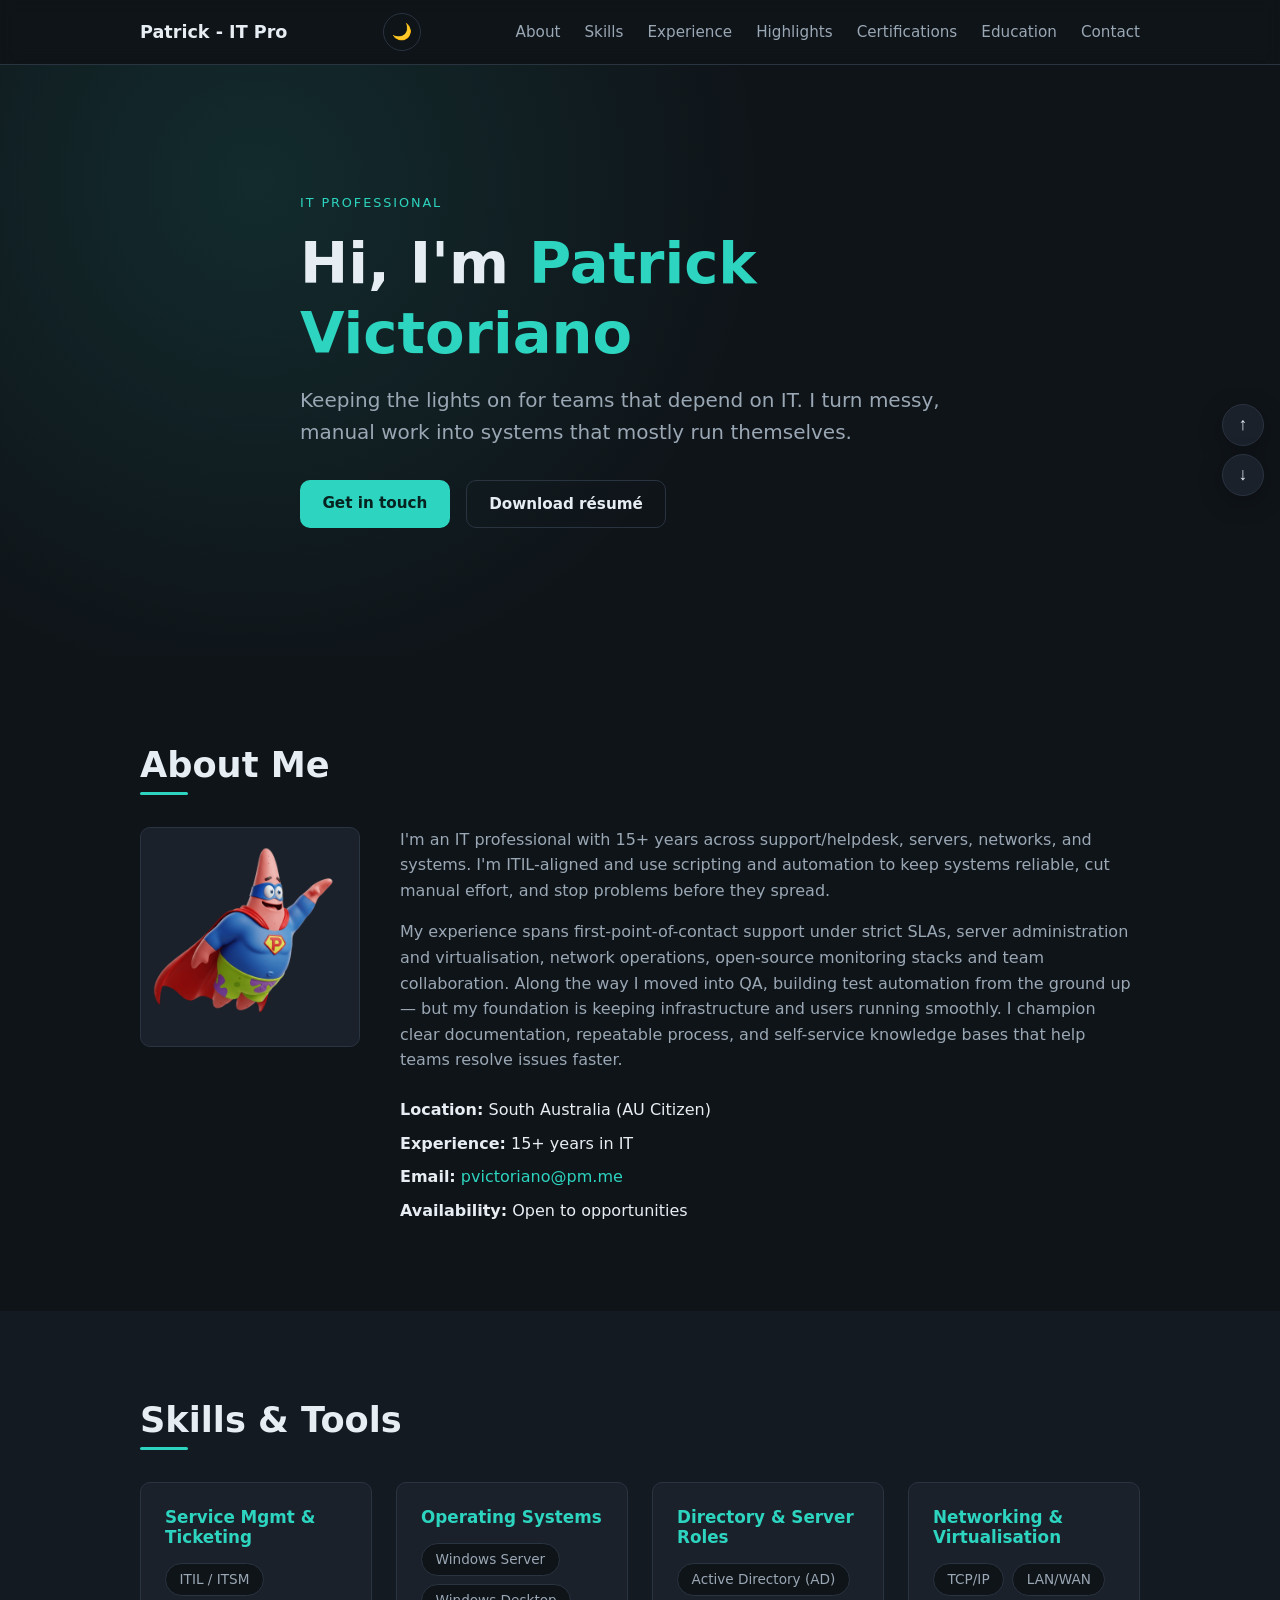
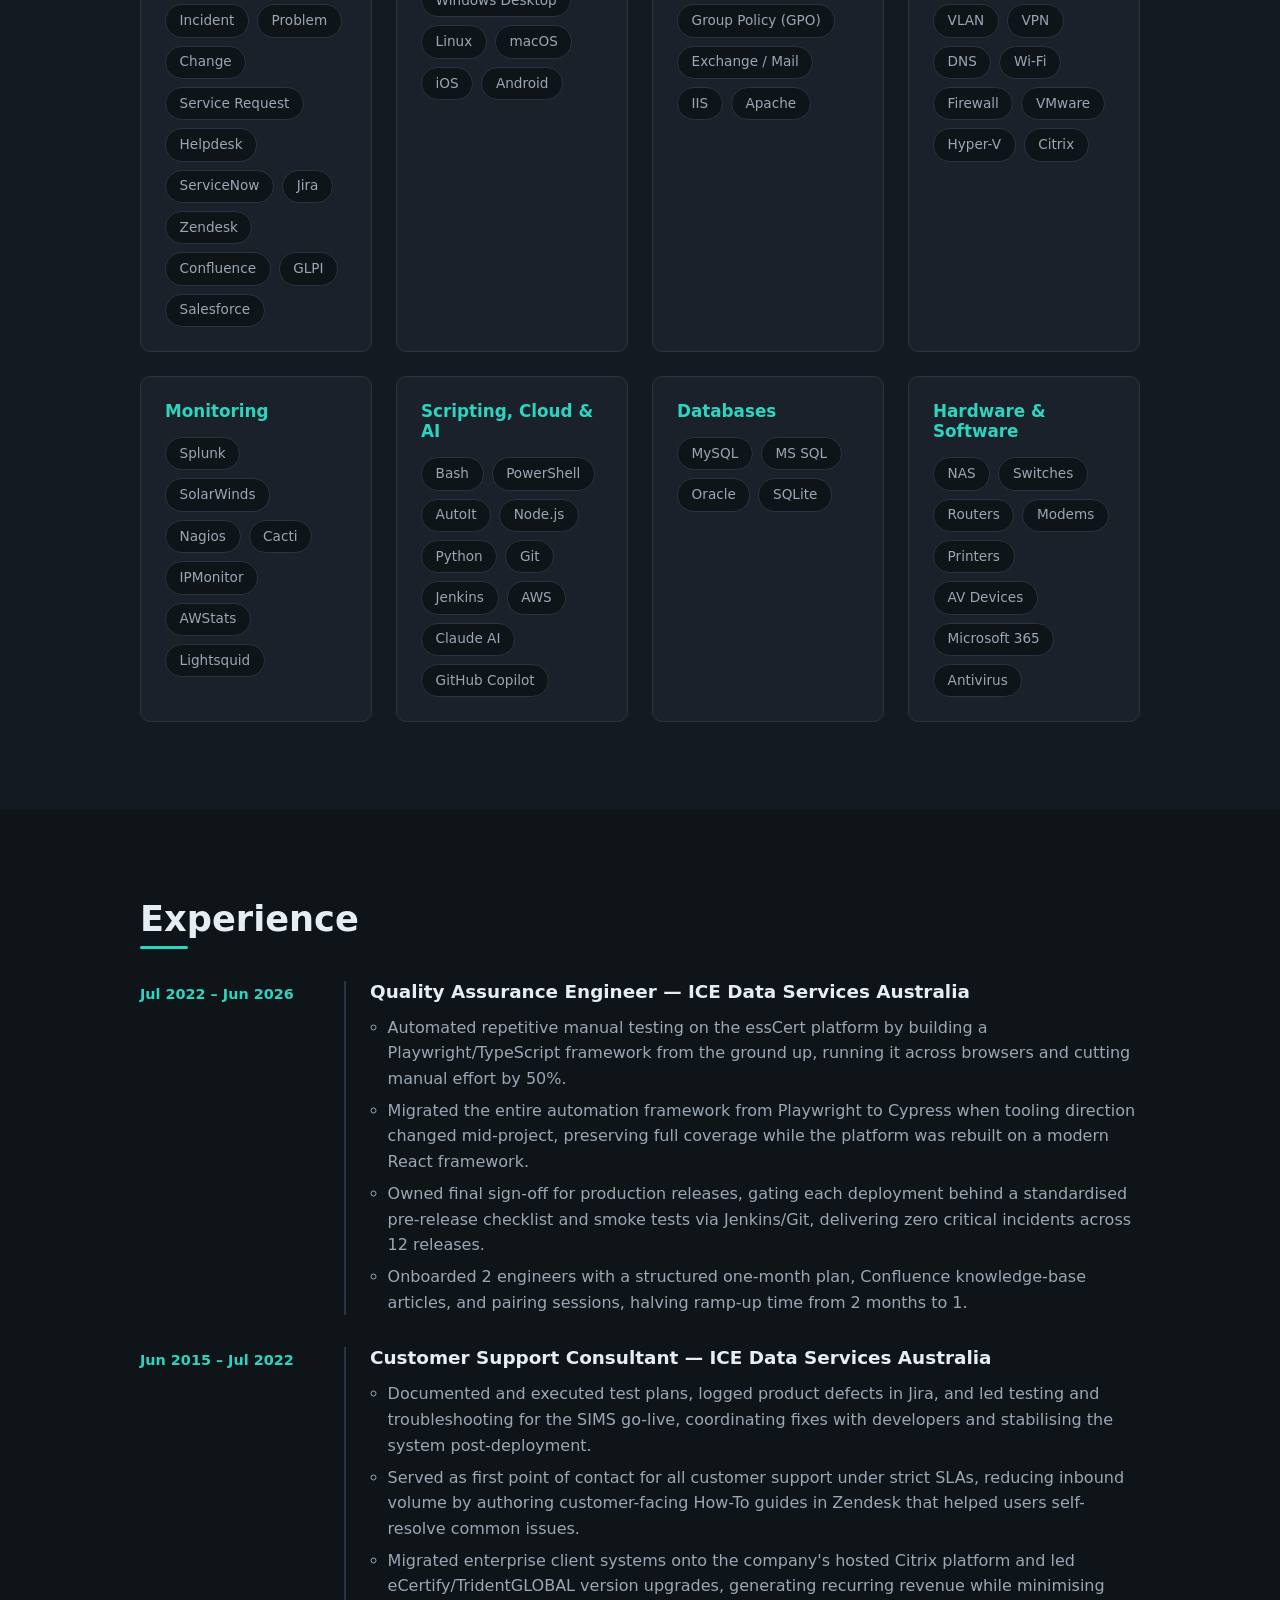
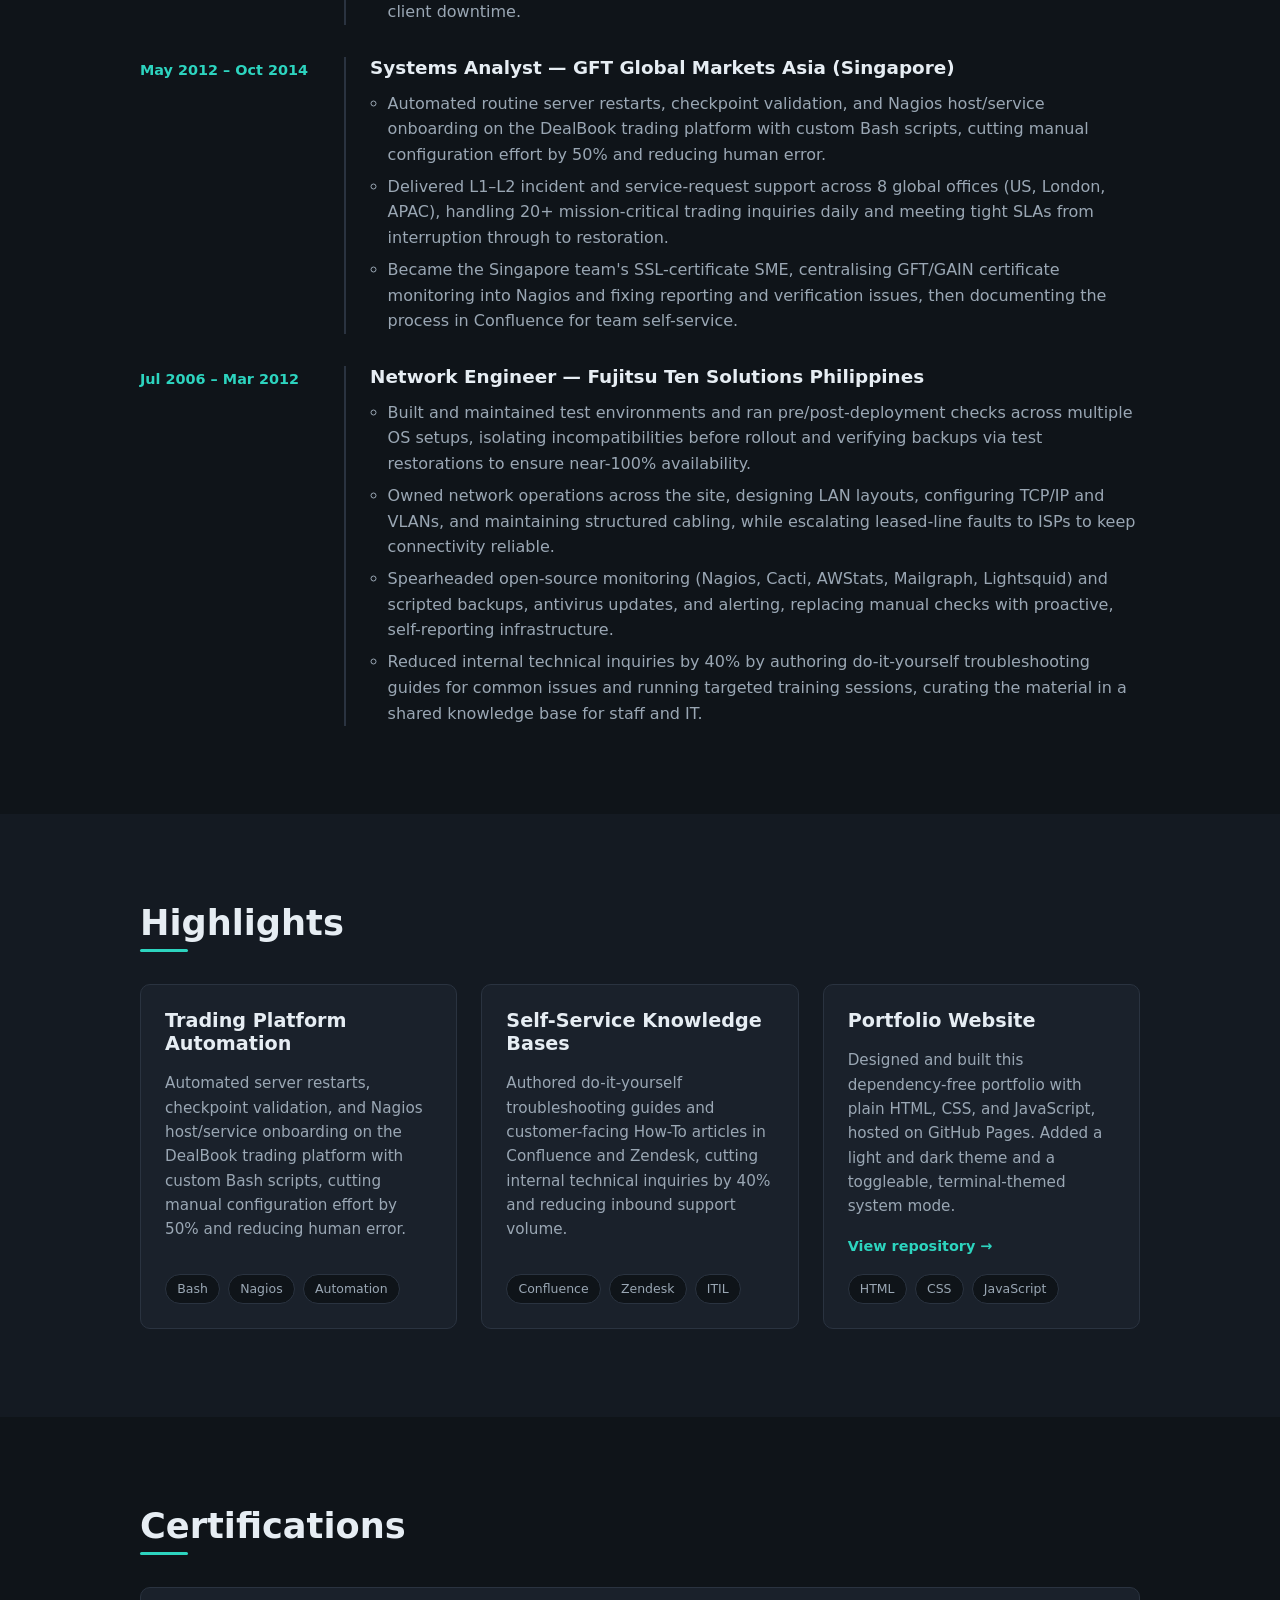
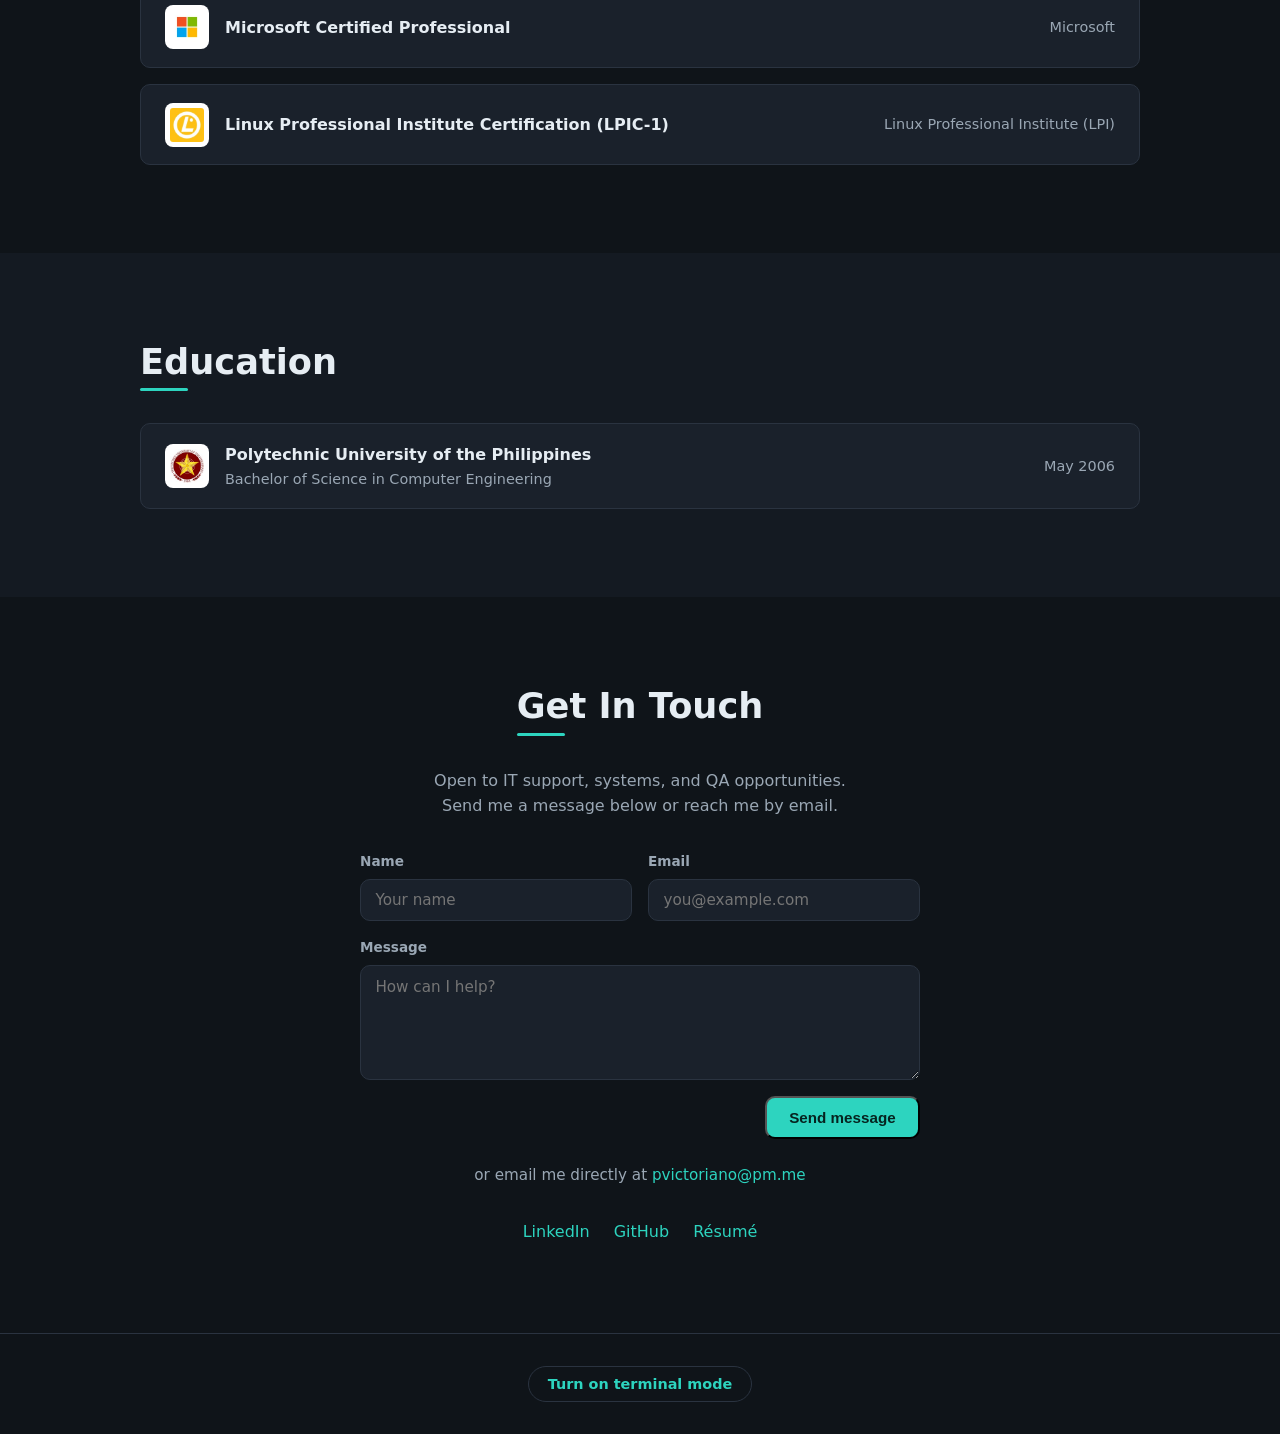
<file: index.html>
<!doctype html>
<html lang="en">
  <head>
    <meta charset="UTF-8" />
    <meta name="viewport" content="width=device-width, initial-scale=1.0" />
    <meta
      name="description"
      content="Portfolio of Patrick Victoriano, an IT professional specialising in helpdesk, servers, networks, systems and automation."
    />
    <meta name="author" content="Patrick Victoriano" />
    <title>Patrick Victoriano — IT Professional</title>
    <link rel="icon" type="image/svg+xml" href="assets/favicon.svg" />
    <link rel="preconnect" href="https://fonts.googleapis.com" />
    <link rel="preconnect" href="https://fonts.gstatic.com" crossorigin />
    <link
      href="https://fonts.googleapis.com/css2?family=Space+Grotesk:wght@500;600;700&family=Inter:wght@400;500;600&family=JetBrains+Mono:wght@400;500&display=swap"
      rel="stylesheet"
    />
    <link rel="stylesheet" href="css/style.css" />
    <link rel="stylesheet" href="css/terminal-mode.css" />

    <!-- Cloudflare Turnstile — anti-spam CAPTCHA for the contact form.
         Formspree verifies the cf-turnstile-response token server-side. -->
    <script src="https://challenges.cloudflare.com/turnstile/v0/api.js" async defer></script>

    <!-- Apply saved view/theme before first paint to avoid a flash -->
    <script>
      ;(function () {
        if (localStorage.getItem("mode") === "terminal") {
          document.documentElement.setAttribute("data-mode", "terminal")
        }
        // New viewers default to dark theme; returning viewers keep their choice.
        var theme = localStorage.getItem("theme") || "dark"
        document.documentElement.setAttribute("data-theme", theme)
      })()
    </script>
  </head>
  <body>
    <!-- ===== Header / Navigation ===== -->
    <header class="site-header">
      <nav class="nav container" aria-label="Primary">
        <a href="#hero" class="nav__logo">Patrick - IT Pro</a>
        <div class="nav__actions">
          <button class="theme-toggle" id="theme-toggle" type="button" aria-label="Toggle color theme">
            <span class="theme-toggle__icon" aria-hidden="true">🌙</span>
          </button>
          <button class="nav__toggle" aria-expanded="false" aria-controls="nav-menu" aria-label="Toggle navigation">
            <span></span><span></span><span></span>
          </button>
        </div>
        <ul class="nav__menu" id="nav-menu">
          <li><a href="#about">About</a></li>
          <li><a href="#skills">Skills</a></li>
          <li><a href="#experience">Experience</a></li>
          <li><a href="#projects">Highlights</a></li>
          <li><a href="#certifications">Certifications</a></li>
          <li><a href="#education">Education</a></li>
          <li><a href="#contact">Contact</a></li>
        </ul>
      </nav>
    </header>

    <main>
      <!-- ===== Hero ===== -->
      <section id="hero" class="hero">
        <div class="container hero__inner">
          <p class="status terminal-only" role="status">
            <span class="status__dot" aria-hidden="true"></span>
            <span class="status__pass">✓ Open to work</span>
            <span class="status__sep">·</span> South Australia <span class="status__sep">·</span> IT Professional
          </p>
          <p class="hero__eyebrow">IT Professional</p>
          <h1 class="hero__title">Hi, I'm <span class="accent">Patrick Victoriano</span></h1>
          <p class="hero__subtitle">
            Keeping the lights on for teams that depend on IT. I turn messy, manual work into systems that mostly run themselves.
          </p>
          <div class="hero__actions">
            <a href="#contact" class="btn btn--primary">Get in touch</a>
            <a href="assets/pvictoriano-resume-it.pdf" class="btn btn--ghost" target="_blank" rel="noopener">Download résumé</a>
          </div>

          <!-- System status readout (terminal mode only) -->
          <p class="eyebrow terminal-only">$ uptime --since 2006</p>
          <pre class="run terminal-only" aria-hidden="true"><span class="run__cmd">$ systemctl status patrick</span>
<span class="run__ok">✓</span> helpdesk · servers · networks  <span class="run__dim">(15+ y)</span>
<span class="run__ok">✓</span> itil · itsm · monitoring       <span class="run__dim">active</span>
<span class="run__ok">✓</span> scripting · automation         <span class="run__dim">active</span>
<span class="run__sum">3 active</span> · 0 failed · open to new roles</pre>
        </div>
      </section>

      <!-- ===== About ===== -->
      <section id="about" class="section">
        <div class="container">
          <p class="eyebrow terminal-only">$ cat about.md</p>
          <h2 class="section__title">About Me</h2>
          <div class="about">
            <img class="about__photo" src="assets/patrick-star-superhero.png" alt="Portrait of Patrick Victoriano" />
            <div class="about__text">
              <p>
                I'm an IT professional with 15+ years across support/helpdesk, servers, networks, and systems. I'm ITIL-aligned and
                use scripting and automation to keep systems reliable, cut manual effort, and stop problems before they spread.
              </p>
              <p>
                My experience spans first-point-of-contact support under strict SLAs, server administration and virtualisation, network operations,
                open-source monitoring stacks and team collaboration. Along the way I moved into QA, building test automation from the ground up — but
                my foundation is keeping infrastructure and users running smoothly. I champion clear documentation, repeatable process, and
                self-service knowledge bases that help teams resolve issues faster.
              </p>
              <ul class="about__facts">
                <li><strong>Location:</strong> South Australia (AU Citizen)</li>
                <li><strong>Experience:</strong> 15+ years in IT</li>
                <li><strong>Email:</strong> <a href="mailto:pvictoriano@pm.me">pvictoriano@pm.me</a></li>
                <li><strong>Availability:</strong> Open to opportunities</li>
              </ul>
            </div>
          </div>
        </div>
      </section>

      <!-- ===== Skills ===== -->
      <section id="skills" class="section section--alt">
        <div class="container">
          <p class="eyebrow terminal-only">$ ls skills/</p>
          <h2 class="section__title">Skills &amp; Tools</h2>
          <div class="skills">
            <div class="skills__group">
              <h3>Service Mgmt &amp; Ticketing</h3>
              <ul class="tags">
                <li>ITIL / ITSM</li>
                <li>Incident</li>
                <li>Problem</li>
                <li>Change</li>
                <li>Service Request</li>
                <li>Helpdesk</li>
                <li>ServiceNow</li>
                <li>Jira</li>
                <li>Zendesk</li>
                <li>Confluence</li>
                <li>GLPI</li>
                <li>Salesforce</li>
              </ul>
            </div>
            <div class="skills__group">
              <h3>Operating Systems</h3>
              <ul class="tags">
                <li>Windows Server</li>
                <li>Windows Desktop</li>
                <li>Linux</li>
                <li>macOS</li>
                <li>iOS</li>
                <li>Android</li>
              </ul>
            </div>
            <div class="skills__group">
              <h3>Directory &amp; Server Roles</h3>
              <ul class="tags">
                <li>Active Directory (AD)</li>
                <li>Group Policy (GPO)</li>
                <li>Exchange / Mail</li>
                <li>IIS</li>
                <li>Apache</li>
              </ul>
            </div>
            <div class="skills__group">
              <h3>Networking &amp; Virtualisation</h3>
              <ul class="tags">
                <li>TCP/IP</li>
                <li>LAN/WAN</li>
                <li>VLAN</li>
                <li>VPN</li>
                <li>DNS</li>
                <li>Wi-Fi</li>
                <li>Firewall</li>
                <li>VMware</li>
                <li>Hyper-V</li>
                <li>Citrix</li>
              </ul>
            </div>
            <div class="skills__group">
              <h3>Monitoring</h3>
              <ul class="tags">
                <li>Splunk</li>
                <li>SolarWinds</li>
                <li>Nagios</li>
                <li>Cacti</li>
                <li>IPMonitor</li>
                <li>AWStats</li>
                <li>Lightsquid</li>
              </ul>
            </div>
            <div class="skills__group">
              <h3>Scripting, Cloud &amp; AI</h3>
              <ul class="tags">
                <li>Bash</li>
                <li>PowerShell</li>
                <li>AutoIt</li>
                <li>Node.js</li>
                <li>Python</li>
                <li>Git</li>
                <li>Jenkins</li>
                <li>AWS</li>
                <li>Claude AI</li>
                <li>GitHub Copilot</li>
              </ul>
            </div>
            <div class="skills__group">
              <h3>Databases</h3>
              <ul class="tags">
                <li>MySQL</li>
                <li>MS SQL</li>
                <li>Oracle</li>
                <li>SQLite</li>
              </ul>
            </div>
            <div class="skills__group">
              <h3>Hardware &amp; Software</h3>
              <ul class="tags">
                <li>NAS</li>
                <li>Switches</li>
                <li>Routers</li>
                <li>Modems</li>
                <li>Printers</li>
                <li>AV Devices</li>
                <li>Microsoft 365</li>
                <li>Antivirus</li>
              </ul>
            </div>
          </div>
        </div>
      </section>

      <!-- ===== Experience ===== -->
      <section id="experience" class="section">
        <div class="container">
          <p class="eyebrow terminal-only">$ history | grep roles</p>
          <h2 class="section__title">Experience</h2>
          <ol class="timeline">
            <li class="timeline__item">
              <div class="timeline__meta">
                <span class="timeline__date">Jul 2022 – Jun 2026</span>
              </div>
              <div class="timeline__content">
                <h3>Quality Assurance Engineer — ICE Data Services Australia</h3>
                <ul>
                  <li>
                    Automated repetitive manual testing on the essCert platform by building a Playwright/TypeScript framework from the ground up,
                    running it across browsers and cutting manual effort by 50%.
                  </li>
                  <li>
                    Migrated the entire automation framework from Playwright to Cypress when tooling direction changed mid-project, preserving full
                    coverage while the platform was rebuilt on a modern React framework.
                  </li>
                  <li>
                    Owned final sign-off for production releases, gating each deployment behind a standardised pre-release checklist and smoke tests
                    via Jenkins/Git, delivering zero critical incidents across 12 releases.
                  </li>
                  <li>
                    Onboarded 2 engineers with a structured one-month plan, Confluence knowledge-base articles, and pairing sessions, halving ramp-up
                    time from 2 months to 1.
                  </li>
                </ul>
              </div>
            </li>
            <li class="timeline__item">
              <div class="timeline__meta">
                <span class="timeline__date">Jun 2015 – Jul 2022</span>
              </div>
              <div class="timeline__content">
                <h3>Customer Support Consultant — ICE Data Services Australia</h3>
                <ul>
                  <li>
                    Documented and executed test plans, logged product defects in Jira, and led testing and troubleshooting for the SIMS go-live,
                    coordinating fixes with developers and stabilising the system post-deployment.
                  </li>
                  <li>
                    Served as first point of contact for all customer support under strict SLAs, reducing inbound volume by authoring customer-facing
                    How-To guides in Zendesk that helped users self-resolve common issues.
                  </li>
                  <li>
                    Migrated enterprise client systems onto the company's hosted Citrix platform and led eCertify/TridentGLOBAL version upgrades,
                    generating recurring revenue while minimising client downtime.
                  </li>
                </ul>
              </div>
            </li>
            <li class="timeline__item">
              <div class="timeline__meta">
                <span class="timeline__date">May 2012 – Oct 2014</span>
              </div>
              <div class="timeline__content">
                <h3>Systems Analyst — GFT Global Markets Asia (Singapore)</h3>
                <ul>
                  <li>
                    Automated routine server restarts, checkpoint validation, and Nagios host/service onboarding on the DealBook trading platform with
                    custom Bash scripts, cutting manual configuration effort by 50% and reducing human error.
                  </li>
                  <li>
                    Delivered L1–L2 incident and service-request support across 8 global offices (US, London, APAC), handling 20+ mission-critical
                    trading inquiries daily and meeting tight SLAs from interruption through to restoration.
                  </li>
                  <li>
                    Became the Singapore team's SSL-certificate SME, centralising GFT/GAIN certificate monitoring into Nagios and fixing reporting and
                    verification issues, then documenting the process in Confluence for team self-service.
                  </li>
                </ul>
              </div>
            </li>
            <li class="timeline__item">
              <div class="timeline__meta">
                <span class="timeline__date">Jul 2006 – Mar 2012</span>
              </div>
              <div class="timeline__content">
                <h3>Network Engineer — Fujitsu Ten Solutions Philippines</h3>
                <ul>
                  <li>
                    Built and maintained test environments and ran pre/post-deployment checks across multiple OS setups, isolating incompatibilities
                    before rollout and verifying backups via test restorations to ensure near-100% availability.
                  </li>
                  <li>
                    Owned network operations across the site, designing LAN layouts, configuring TCP/IP and VLANs, and maintaining structured cabling,
                    while escalating leased-line faults to ISPs to keep connectivity reliable.
                  </li>
                  <li>
                    Spearheaded open-source monitoring (Nagios, Cacti, AWStats, Mailgraph, Lightsquid) and scripted backups, antivirus updates, and
                    alerting, replacing manual checks with proactive, self-reporting infrastructure.
                  </li>
                  <li>
                    Reduced internal technical inquiries by 40% by authoring do-it-yourself troubleshooting guides for common issues and running
                    targeted training sessions, curating the material in a shared knowledge base for staff and IT.
                  </li>
                </ul>
              </div>
            </li>
          </ol>
        </div>
      </section>

      <!-- ===== Projects ===== -->
      <section id="projects" class="section section--alt">
        <div class="container">
          <p class="eyebrow terminal-only">$ ls highlights/</p>
          <h2 class="section__title">Highlights</h2>
          <div class="projects">
            <article class="card">
              <h3 class="card__title">Trading Platform Automation</h3>
              <p class="card__desc">
                Automated server restarts, checkpoint validation, and Nagios host/service onboarding on the DealBook trading platform with custom Bash
                scripts, cutting manual configuration effort by 50% and reducing human error.
              </p>
              <ul class="tags tags--sm">
                <li>Bash</li>
                <li>Nagios</li>
                <li>Automation</li>
              </ul>
            </article>

            <article class="card">
              <h3 class="card__title">Self-Service Knowledge Bases</h3>
              <p class="card__desc">
                Authored do-it-yourself troubleshooting guides and customer-facing How-To articles in Confluence and Zendesk, cutting internal
                technical inquiries by 40% and reducing inbound support volume.
              </p>
              <ul class="tags tags--sm">
                <li>Confluence</li>
                <li>Zendesk</li>
                <li>ITIL</li>
              </ul>
            </article>

            <article class="card">
              <h3 class="card__title">Portfolio Website</h3>
              <p class="card__desc">
                Designed and built this dependency-free portfolio with plain HTML, CSS, and JavaScript, hosted on GitHub Pages. Added a light and dark
                theme and a toggleable, terminal-themed system mode.
              </p>
              <div class="card__links">
                <a href="https://github.com/pvictoriano-gh/it" target="_blank" rel="noopener">View repository →</a>
              </div>
              <ul class="tags tags--sm">
                <li>HTML</li>
                <li>CSS</li>
                <li>JavaScript</li>
              </ul>
            </article>
          </div>
        </div>
      </section>

      <!-- ===== Certifications ===== -->
      <section id="certifications" class="section">
        <div class="container">
          <p class="eyebrow terminal-only">$ cat certs.txt</p>
          <h2 class="section__title">Certifications</h2>
          <ul class="certs">
            <li class="certs__item">
              <img class="certs__logo" src="assets/microsoft_logo.jpg" alt="Microsoft logo" />
              <span class="certs__name">Microsoft Certified Professional</span>
              <span class="certs__issuer">Microsoft</span>
            </li>
            <li class="certs__item">
              <img class="certs__logo" src="assets/linux_logo.jpg" alt="Linux Professional Institute logo" />
              <span class="certs__name">Linux Professional Institute Certification (LPIC-1)</span>
              <span class="certs__issuer">Linux Professional Institute (LPI)</span>
            </li>
          </ul>
        </div>
      </section>

      <!-- ===== Education ===== -->
      <section id="education" class="section section--alt">
        <div class="container">
          <p class="eyebrow terminal-only">$ cat education.txt</p>
          <h2 class="section__title">Education</h2>
          <ul class="certs">
            <li class="certs__item">
              <img class="certs__logo" src="assets/school.jpg" alt="Polytechnic University of the Philippines logo" />
              <div class="certs__text">
                <span class="certs__name">Polytechnic University of the Philippines</span>
                <span class="certs__sub">Bachelor of Science in Computer Engineering</span>
              </div>
              <span class="certs__issuer">May 2006</span>
            </li>
          </ul>
        </div>
      </section>

      <!-- ===== Contact ===== -->
      <section id="contact" class="section">
        <div class="container contact">
          <p class="eyebrow terminal-only">$ mail -s "hello"</p>
          <h2 class="section__title">Get In Touch</h2>
          <p class="contact__lead">Open to IT support, systems, and QA opportunities.<br />Send me a message below or reach me by email.</p>

          <!--
          Contact form powered by Formspree (free tier).
          1. Sign up at https://formspree.io and create a new form.
          2. Replace YOUR_FORM_ID below with the ID Formspree gives you.
          Static GitHub Pages sites can't process forms server-side, so a
          service like Formspree handles delivery to your inbox.
        -->
          <form id="contact-form" class="contact__form" action="https://formspree.io/f/xzdldlkl" method="POST">
            <div class="form__row">
              <label class="form__field">
                <span>Name</span>
                <input type="text" name="name" placeholder="Your name" required />
              </label>
              <label class="form__field">
                <span>Email</span>
                <input type="email" name="email" placeholder="you@example.com" required />
              </label>
            </div>
            <label class="form__field">
              <span>Message</span>
              <textarea name="message" rows="5" placeholder="How can I help?" required></textarea>
            </label>
            <!-- Honeypot: Formspree drops any submission where this is filled.
                 Hidden from real users via CSS; do not remove the _gotcha name. -->
            <div class="form__honeypot" aria-hidden="true">
              <label>Leave this field empty<input type="text" name="_gotcha" tabindex="-1" autocomplete="off" /></label>
            </div>
            <!-- Submit button with the Cloudflare Turnstile widget to its right.
                 Turnstile produces a cf-turnstile-response token that Formspree
                 verifies server-side. -->
            <div class="form__submit-row">
              <div class="cf-turnstile" data-sitekey="0x4AAAAAADsVRvM360_g7hv0" data-theme="auto"></div>
              <button type="submit" class="btn btn--primary">Send message</button>
            </div>
          </form>
          <p id="form-status" class="form__status" role="status" aria-live="polite" hidden></p>

          <p class="contact__or">
            or email me directly at
            <a href="mailto:pvictoriano@pm.me">pvictoriano@pm.me</a>
          </p>
          <ul class="contact__links">
            <li><a href="https://www.linkedin.com/in/pvictoriano">LinkedIn</a></li>
            <li><a href="https://github.com/pvictoriano-gh">GitHub</a></li>
            <li><a href="assets/pvictoriano-resume-it.pdf" target="_blank" rel="noopener">Résumé</a></li>
          </ul>
        </div>
      </section>
    </main>

    <!-- ===== Footer ===== -->
    <footer class="site-footer">
      <div class="container">
        <p>
          <button id="terminal-toggle" class="terminal-switch" type="button" aria-pressed="false">Turn on terminal mode</button>
        </p>
      </div>
    </footer>

    <!-- ===== Scroll controls ===== -->
    <div class="scroll-controls">
      <button class="scroll-btn" id="scroll-top" type="button" aria-label="Scroll to top" title="Scroll to top">↑</button>
      <button class="scroll-btn" id="scroll-bottom" type="button" aria-label="Scroll to bottom" title="Scroll to bottom">↓</button>
    </div>

    <script>
      // Mobile nav toggle
      const toggle = document.querySelector(".nav__toggle")
      const menu = document.getElementById("nav-menu")
      toggle.addEventListener("click", () => {
        const open = menu.classList.toggle("nav__menu--open")
        toggle.setAttribute("aria-expanded", String(open))
      })
      menu.addEventListener("click", (e) => {
        if (e.target.tagName === "A") {
          menu.classList.remove("nav__menu--open")
          toggle.setAttribute("aria-expanded", "false")
        }
      })

      // Theme toggle with persistence
      const themeToggle = document.getElementById("theme-toggle")
      const icon = themeToggle.querySelector(".theme-toggle__icon")
      const stored = localStorage.getItem("theme")
      // New viewers default to dark theme; returning viewers keep their choice.
      const initial = stored || "dark"

      function applyTheme(theme) {
        document.documentElement.setAttribute("data-theme", theme)
        icon.textContent = theme === "light" ? "☀️" : "🌙"
      }
      applyTheme(initial)

      themeToggle.addEventListener("click", () => {
        const next = document.documentElement.getAttribute("data-theme") === "light" ? "dark" : "light"
        applyTheme(next)
        localStorage.setItem("theme", next)
      })

      // Terminal mode — re-skins the whole page in a system/terminal style.
      // The data-mode attribute is set pre-paint by the <head> script;
      // here we just sync the button label and handle clicks.
      const terminalToggle = document.getElementById("terminal-toggle")

      function applyMode(mode) {
        const isTerminal = mode === "terminal"
        document.documentElement.setAttribute("data-mode", isTerminal ? "terminal" : "standard")
        terminalToggle.setAttribute("aria-pressed", String(isTerminal))
        terminalToggle.textContent = isTerminal ? "Turn off terminal mode" : "Turn on terminal mode"
      }
      applyMode(localStorage.getItem("mode"))

      terminalToggle.addEventListener("click", () => {
        const next = document.documentElement.getAttribute("data-mode") === "terminal" ? "standard" : "terminal"
        applyMode(next)
        localStorage.setItem("mode", next)
        window.scrollTo({ top: 0, behavior: "instant" })
      })

      // Scroll controls — smooth scroll to the top / bottom of the page
      document.getElementById("scroll-top").addEventListener("click", () => {
        window.scrollTo({ top: 0, behavior: "smooth" })
      })
      document.getElementById("scroll-bottom").addEventListener("click", () => {
        window.scrollTo({ top: document.documentElement.scrollHeight, behavior: "smooth" })
      })

      // Contact form — submit via AJAX so the visitor stays on the page, then
      // show an inline confirmation. Cloudflare Turnstile adds its token as a
      // hidden cf-turnstile-response field, which FormData picks up and
      // Formspree verifies server-side.
      const contactForm = document.getElementById("contact-form")
      const formStatus = document.getElementById("form-status")

      function showStatus(message, ok) {
        formStatus.textContent = message
        formStatus.classList.toggle("form__status--error", !ok)
        formStatus.hidden = false
      }

      contactForm.addEventListener("submit", async (e) => {
        e.preventDefault()

        // Require the captcha before submitting. Only enforced when the widget
        // has loaded, so a blocked Turnstile script never traps real visitors.
        if (window.turnstile && !window.turnstile.getResponse()) {
          showStatus("Please complete the captcha.", false)
          return
        }

        const button = contactForm.querySelector("button[type='submit']")
        button.disabled = true

        try {
          const response = await fetch(contactForm.action, {
            method: "POST",
            body: new FormData(contactForm),
            headers: { Accept: "application/json" },
          })

          if (response.ok) {
            showStatus("✓ Thanks! Your message has been sent.", true)
            contactForm.reset()
            // Dismiss the confirmation on the next click anywhere on the page.
            document.addEventListener(
              "click",
              () => {
                formStatus.hidden = true
              },
              { once: true },
            )
          } else {
            const data = await response.json().catch(() => ({}))
            // Formspree may return either an `errors` array (field-level) or a
            // single `error` string (form-level, e.g. CAPTCHA/config issues).
            let msg = data.errors ? data.errors.map((err) => err.message).join(", ") : data.error || "Something went wrong. Please try again."
            // Normalise any Turnstile/captcha-worded server error to one message.
            if (/turnstile|captcha/i.test(msg)) msg = "Please complete the captcha."
            showStatus(msg, false)
          }
        } catch {
          showStatus("Network error. Please try again, or email me directly.", false)
        } finally {
          button.disabled = false
          // Reset Turnstile so the next submit gets a fresh token (tokens are
          // single-use). No-op if the widget script hasn't loaded.
          if (window.turnstile) window.turnstile.reset()
        }
      })
    </script>
  </body>
</html>
</file>
<file: css/style.css>
/* ============================================================
   Patrick — IT Support & Systems Portfolio
   Plain CSS, no frameworks. Edit the variables below to
   quickly re-theme the whole site.
   ============================================================ */

:root {
  --color-bg: #0f1419;
  --color-surface: #1a212b;
  --color-surface-alt: #141a22;
  --color-text: #e6edf3;
  --color-muted: #9aa7b4;
  --color-accent: #2dd4bf;
  --color-accent-dark: #14b8a6;
  --color-border: #2a3340;

  --font-sans: system-ui, -apple-system, "Segoe UI", Roboto, Helvetica, Arial, sans-serif;
  --max-width: 1040px;
  --radius: 10px;
  --shadow: 0 6px 24px rgba(0, 0, 0, 0.25);
}

/* Light theme — applied when <html data-theme="light"> */
[data-theme="light"] {
  --color-bg: #f7f9fb;
  --color-surface: #ffffff;
  --color-surface-alt: #eef2f6;
  --color-text: #1a212b;
  --color-muted: #5a6776;
  --color-accent: #0d9488;
  --color-accent-dark: #0f766e;
  --color-border: #d8e0e8;
  --shadow: 0 6px 24px rgba(15, 20, 25, 0.08);
}

body {
  transition: background-color 0.3s, color 0.3s;
}

/* ===== Reset / base ===== */
*,
*::before,
*::after {
  box-sizing: border-box;
  margin: 0;
}

html {
  scroll-behavior: smooth;
}

body {
  font-family: var(--font-sans);
  background-color: var(--color-bg);
  color: var(--color-text);
  line-height: 1.6;
  -webkit-font-smoothing: antialiased;
}

a {
  color: var(--color-accent);
  text-decoration: none;
}

a:hover {
  text-decoration: underline;
}

img {
  max-width: 100%;
  display: block;
}

h1, h2, h3 {
  line-height: 1.2;
  font-weight: 700;
}

.container {
  width: 100%;
  max-width: var(--max-width);
  margin-inline: auto;
  padding-inline: 1.25rem;
}

/* ===== Header / Nav ===== */
.site-header {
  position: sticky;
  top: 0;
  z-index: 50;
  background-color: rgba(15, 20, 25, 0.85);
  backdrop-filter: blur(8px);
  border-bottom: 1px solid var(--color-border);
}

.nav {
  display: flex;
  align-items: center;
  justify-content: space-between;
  min-height: 64px;
}

.nav__logo {
  font-weight: 700;
  font-size: 1.1rem;
  color: var(--color-text);
}

.nav__menu {
  list-style: none;
  display: flex;
  gap: 1.5rem;
  padding: 0;
}

.nav__menu a {
  color: var(--color-muted);
  font-size: 0.95rem;
  transition: color 0.2s;
}

.nav__menu a:hover {
  color: var(--color-text);
  text-decoration: none;
}

.nav__toggle {
  display: none;
  flex-direction: column;
  gap: 5px;
  background: none;
  border: 0;
  cursor: pointer;
  padding: 0.4rem;
}

.nav__toggle span {
  width: 24px;
  height: 2px;
  background: var(--color-text);
  border-radius: 2px;
}

/* ===== Buttons ===== */
.btn {
  display: inline-block;
  padding: 0.7rem 1.4rem;
  border-radius: var(--radius);
  font-weight: 600;
  font-size: 0.95rem;
  transition: transform 0.15s, background-color 0.2s, border-color 0.2s;
}

.btn:hover {
  text-decoration: none;
  transform: translateY(-2px);
}

.btn--primary {
  background-color: var(--color-accent);
  color: #06231f;
}

.btn--primary:hover {
  background-color: var(--color-accent-dark);
}

.btn--ghost {
  border: 1px solid var(--color-border);
  color: var(--color-text);
}

.btn--ghost:hover {
  border-color: var(--color-accent);
}

/* ===== Hero ===== */
.hero {
  padding: clamp(4rem, 12vw, 8rem) 0;
  background: radial-gradient(circle at 20% 20%, rgba(45, 212, 191, 0.12), transparent 45%);
}

.hero__inner {
  max-width: 720px;
}

.hero__eyebrow {
  text-transform: uppercase;
  letter-spacing: 0.15em;
  font-size: 0.8rem;
  color: var(--color-accent);
  margin-bottom: 1rem;
}

.hero__title {
  font-size: clamp(2.2rem, 6vw, 3.6rem);
  margin-bottom: 1rem;
}

.accent {
  color: var(--color-accent);
}

.hero__subtitle {
  font-size: clamp(1rem, 2.5vw, 1.25rem);
  color: var(--color-muted);
  margin-bottom: 2rem;
}

.hero__actions {
  display: flex;
  flex-wrap: wrap;
  gap: 1rem;
}

/* ===== Sections ===== */
.section {
  padding: clamp(3rem, 8vw, 5.5rem) 0;
}

.section--alt {
  background-color: var(--color-surface-alt);
}

.section__title {
  font-size: clamp(1.6rem, 4vw, 2.2rem);
  margin-bottom: 2.5rem;
  position: relative;
  display: inline-block;
}

.section__title::after {
  content: "";
  position: absolute;
  left: 0;
  bottom: -0.5rem;
  width: 48px;
  height: 3px;
  background-color: var(--color-accent);
  border-radius: 2px;
}

/* ===== About ===== */
.about {
  display: grid;
  grid-template-columns: 220px 1fr;
  gap: 2.5rem;
  align-items: start;
}

.about__photo {
  width: 220px;
  height: 220px;
  object-fit: cover;
  border-radius: var(--radius);
  border: 1px solid var(--color-border);
  background-color: var(--color-surface);
}

.about__text p {
  margin-bottom: 1rem;
  color: var(--color-muted);
}

.about__facts {
  list-style: none;
  padding: 0;
  margin-top: 1.5rem;
  display: grid;
  gap: 0.5rem;
}

.about__facts strong {
  color: var(--color-text);
}

/* ===== Skills ===== */
.skills {
  display: grid;
  grid-template-columns: repeat(auto-fit, minmax(220px, 1fr));
  gap: 1.5rem;
}

.skills__group {
  background-color: var(--color-surface);
  border: 1px solid var(--color-border);
  border-radius: var(--radius);
  padding: 1.5rem;
}

.skills__group h3 {
  font-size: 1.05rem;
  margin-bottom: 1rem;
  color: var(--color-accent);
}

.tags {
  list-style: none;
  padding: 0;
  display: flex;
  flex-wrap: wrap;
  gap: 0.5rem;
}

.tags li {
  background-color: var(--color-bg);
  border: 1px solid var(--color-border);
  border-radius: 999px;
  padding: 0.3rem 0.85rem;
  font-size: 0.85rem;
  color: var(--color-muted);
}

.tags--sm li {
  font-size: 0.78rem;
  padding: 0.25rem 0.7rem;
}

/* ===== Timeline / Experience ===== */
.timeline {
  list-style: none;
  padding: 0;
  display: grid;
  gap: 2rem;
}

.timeline__item {
  display: grid;
  grid-template-columns: 180px 1fr;
  gap: 1.5rem;
}

.timeline__date {
  color: var(--color-accent);
  font-size: 0.9rem;
  font-weight: 600;
}

.timeline__content {
  border-left: 2px solid var(--color-border);
  padding-left: 1.5rem;
}

.timeline__content h3 {
  font-size: 1.15rem;
  margin-bottom: 0.75rem;
}

.timeline__content ul {
  color: var(--color-muted);
  padding-left: 1.1rem;
  display: grid;
  gap: 0.4rem;
}

/* ===== Projects ===== */
.projects {
  display: grid;
  grid-template-columns: repeat(auto-fit, minmax(260px, 1fr));
  gap: 1.5rem;
}

.card {
  background-color: var(--color-surface);
  border: 1px solid var(--color-border);
  border-radius: var(--radius);
  padding: 1.5rem;
  display: flex;
  flex-direction: column;
  gap: 1rem;
  transition: transform 0.15s, border-color 0.2s;
}

.card:hover {
  transform: translateY(-4px);
  border-color: var(--color-accent);
}

.card__title {
  font-size: 1.2rem;
}

.card__desc {
  color: var(--color-muted);
  font-size: 0.95rem;
  flex-grow: 1;
}

.card__links {
  display: flex;
  gap: 1.25rem;
  font-size: 0.9rem;
  font-weight: 600;
}

/* ===== Certifications ===== */
.certs {
  list-style: none;
  padding: 0;
  display: grid;
  gap: 1rem;
}

.certs__item {
  background-color: var(--color-surface);
  border: 1px solid var(--color-border);
  border-radius: var(--radius);
  padding: 1.1rem 1.5rem;
  display: flex;
  align-items: center;
  flex-wrap: wrap;
  gap: 0.5rem 1rem;
}

.certs__logo {
  width: 44px;
  height: 44px;
  object-fit: contain;
  border-radius: 8px;
  background-color: #ffffff;
  padding: 5px;
  flex-shrink: 0;
}

.certs__name {
  font-weight: 600;
}

.certs__text {
  display: flex;
  flex-direction: column;
}

.certs__sub {
  color: var(--color-muted);
  font-size: 0.9rem;
}

.certs__issuer {
  margin-left: auto;
  color: var(--color-muted);
  font-size: 0.9rem;
}

/* ===== Contact ===== */
.contact {
  text-align: center;
}

.contact .section__title {
  display: inline-block;
}

.contact__lead {
  color: var(--color-muted);
  max-width: 540px;
  margin: 0 auto 2rem;
}

.contact__links {
  list-style: none;
  padding: 0;
  margin-top: 2rem;
  display: flex;
  justify-content: center;
  flex-wrap: wrap;
  gap: 1.5rem;
}

/* ===== Footer ===== */
.site-footer {
  border-top: 1px solid var(--color-border);
  padding: 2rem 0;
  text-align: center;
  color: var(--color-muted);
  font-size: 0.9rem;
}

/* ===== Scroll controls ===== */
.scroll-controls {
  position: fixed;
  right: 1rem;
  top: 50%;
  transform: translateY(-50%);
  z-index: 60;
  display: flex;
  flex-direction: column;
  gap: 0.5rem;
}

.scroll-btn {
  width: 42px;
  height: 42px;
  display: inline-flex;
  align-items: center;
  justify-content: center;
  background-color: var(--color-surface);
  color: var(--color-text);
  border: 1px solid var(--color-border);
  border-radius: 999px;
  font-size: 1.1rem;
  line-height: 1;
  cursor: pointer;
  box-shadow: var(--shadow);
  transition: border-color 0.2s, color 0.2s, transform 0.15s;
}

.scroll-btn:hover {
  border-color: var(--color-accent);
  color: var(--color-accent);
  transform: translateY(-2px);
}

/* ===== Nav actions / theme toggle ===== */
.nav__actions {
  display: flex;
  align-items: center;
  gap: 0.5rem;
}

.theme-toggle {
  background: none;
  border: 1px solid var(--color-border);
  border-radius: 999px;
  width: 38px;
  height: 38px;
  display: inline-flex;
  align-items: center;
  justify-content: center;
  cursor: pointer;
  font-size: 1rem;
  line-height: 1;
  transition: border-color 0.2s, transform 0.15s;
}

.theme-toggle:hover {
  border-color: var(--color-accent);
  transform: translateY(-2px);
}

[data-theme="light"] .site-header {
  background-color: rgba(247, 249, 251, 0.85);
}

/* ===== Contact form ===== */
.contact__form {
  max-width: 560px;
  margin: 0 auto;
  text-align: left;
  display: grid;
  gap: 1rem;
}

.form__row {
  display: grid;
  grid-template-columns: 1fr 1fr;
  gap: 1rem;
}

.form__field {
  display: grid;
  gap: 0.4rem;
}

.form__field span {
  font-size: 0.85rem;
  font-weight: 600;
  color: var(--color-muted);
}

.form__field input,
.form__field textarea {
  width: 100%;
  background-color: var(--color-surface);
  border: 1px solid var(--color-border);
  border-radius: var(--radius);
  padding: 0.7rem 0.9rem;
  color: var(--color-text);
  font-family: inherit;
  font-size: 0.95rem;
  resize: vertical;
}

.form__field input:focus,
.form__field textarea:focus {
  outline: none;
  border-color: var(--color-accent);
  box-shadow: 0 0 0 3px rgba(45, 212, 191, 0.15);
}

/* Turnstile widget + submit button on one row, top-aligned: widget on the left,
   button pushed to the right so it aligns with the message box / form's right edge. */
.form__submit-row {
  display: flex;
  align-items: flex-start;
  flex-wrap: wrap;
  gap: 1rem;
}

.form__submit-row .btn {
  margin-left: auto;
}

/* Honeypot — hidden anti-spam trap. Real visitors never see or fill this;
   bots that auto-fill every field will, and Formspree drops the submission.
   Hidden off-screen rather than display:none so naive bots still target it. */
.form__honeypot {
  position: absolute;
  left: -9999px;
  width: 1px;
  height: 1px;
  overflow: hidden;
}

.form__status {
  max-width: 560px;
  margin: 1rem auto 0;
  padding: 0.7rem 0.9rem;
  border-radius: var(--radius);
  font-size: 0.95rem;
  font-weight: 600;
  color: var(--color-accent);
  background-color: var(--color-surface);
  border: 1px solid var(--color-accent);
}

.form__status--error {
  color: #ef4444;
  border-color: #ef4444;
}

.contact__or {
  color: var(--color-muted);
  margin-top: 1.5rem;
  font-size: 0.95rem;
}

/* ===== Responsive ===== */
@media (max-width: 720px) {
  .nav__toggle {
    display: flex;
  }

  .nav__menu {
    position: absolute;
    top: 64px;
    left: 0;
    right: 0;
    flex-direction: column;
    gap: 0;
    background-color: var(--color-surface);
    border-bottom: 1px solid var(--color-border);
    max-height: 0;
    overflow: hidden;
    transition: max-height 0.3s ease;
  }

  .nav__menu--open {
    max-height: 340px;
  }

  .nav__menu li {
    border-top: 1px solid var(--color-border);
  }

  .nav__menu a {
    display: block;
    padding: 0.9rem 1.25rem;
  }

  .about {
    grid-template-columns: 1fr;
    justify-items: center;
    text-align: center;
  }

  .about__facts {
    text-align: left;
  }

  .timeline__item {
    grid-template-columns: 1fr;
    gap: 0.5rem;
  }

  .timeline__content {
    border-left: 0;
    padding-left: 0;
  }

  .form__row {
    grid-template-columns: 1fr;
  }

  /* Once the submit row wraps, drop the auto margin so the button lines up
     with the captcha's left edge instead of being pushed to the right. */
  .form__submit-row .btn {
    margin-left: 0;
  }
}
</file>
<file: css/terminal-mode.css>
/* ============================================================
   Terminal Mode — a system/terminal flavoured re-skin of the
   whole site. Activated by clicking "Turn on terminal mode" in
   the footer, which sets <html data-mode="terminal">. Everything
   here is scoped under that attribute, so the standard site is
   untouched until terminal mode is on.

   Design language: light "paper" surface, indigo accent, Space
   Grotesk display type, JetBrains Mono accents, and shell-style
   status cues.
   ============================================================ */

/* Decorative terminal-only elements are hidden in the standard view. */
.terminal-only { display: none; }
/* Reveal terminal-only elements in terminal mode. Elements that need a different
   display (e.g. the status pill's inline-flex) override this below; those
   rules share this specificity and win by coming later in the source. */
html[data-mode="terminal"] .terminal-only { display: block; }

/* ---- Token remap: re-point the site's variables to the terminal palette ----
   Theme-independent tokens (fonts, radius) live here; the colour palette
   has a light and a dark variant below, keyed on data-theme so the
   navbar dark/light toggle works in terminal mode too. */
html[data-mode="terminal"] {
  --font-display: "Space Grotesk", system-ui, sans-serif;
  --font-body: "Inter", system-ui, sans-serif;
  --font-mono: "JetBrains Mono", ui-monospace, "SF Mono", Menlo, monospace;

  --radius: 14px;
}

/* Light terminal palette (default) */
html[data-mode="terminal"],
html[data-mode="terminal"][data-theme="light"] {
  --color-bg: #fcfcfd;          /* paper  */
  --color-surface: #ffffff;     /* panel  */
  --color-surface-alt: #f6f7f9; /* alt    */
  --color-text: #1a1d23;        /* ink    */
  --color-muted: #5c6470;
  --color-border: #e5e8ec;      /* line   */
  --color-accent: #5b4fe9;      /* indigo */
  --color-accent-dark: #4338ca;
  --shadow: 0 14px 40px -28px rgba(26, 29, 35, 0.4);

  --terminal-faint: #8a92a0;
  --terminal-pass: #15a24a;
  --terminal-pass-bg: #e7f6ed;
}

/* Dark terminal palette — same indigo/test-runner identity on a deep slate */
html[data-mode="terminal"][data-theme="dark"] {
  --color-bg: #0e0f1a;
  --color-surface: #181a2a;
  --color-surface-alt: #12131f;
  --color-text: #e7e9f3;
  --color-muted: #9ca3b4;
  --color-border: #272a3d;
  --color-accent: #8b80ff;      /* lightened indigo for contrast on dark */
  --color-accent-dark: #7468f5;
  --shadow: 0 14px 40px -24px rgba(0, 0, 0, 0.7);

  --terminal-faint: #6f7589;
  --terminal-pass: #3ddc84;
  --terminal-pass-bg: rgba(61, 220, 132, 0.12);
}

html[data-mode="terminal"] body {
  font-family: var(--font-body);
}

/* Display type for all headings */
html[data-mode="terminal"] h1,
html[data-mode="terminal"] h2,
html[data-mode="terminal"] h3,
html[data-mode="terminal"] .section__title,
html[data-mode="terminal"] .hero__title,
html[data-mode="terminal"] .card__title {
  font-family: var(--font-display);
  letter-spacing: -0.02em;
}

/* ---- Header ---- */
html[data-mode="terminal"] .site-header {
  backdrop-filter: saturate(160%) blur(10px);
}
html[data-mode="terminal"][data-theme="light"] .site-header {
  background-color: rgba(252, 252, 253, 0.85);
}
html[data-mode="terminal"][data-theme="dark"] .site-header {
  background-color: rgba(14, 15, 26, 0.85);
}
html[data-mode="terminal"] .nav__logo {
  font-family: var(--font-mono);
  font-weight: 500;
}

/* ---- Hero ---- */
html[data-mode="terminal"] .hero {
  background: radial-gradient(circle at 20% 20%, rgba(91, 79, 233, 0.10), transparent 45%);
}
html[data-mode="terminal"] .hero__eyebrow { display: none; } /* replaced by the status pill */
html[data-mode="terminal"] .hero__title { line-height: 1.07; }
html[data-mode="terminal"] .accent { color: var(--color-accent); }

/* Status pill */
html[data-mode="terminal"] .status {
  display: inline-flex;
  align-items: center;
  flex-wrap: wrap;
  gap: 8px;
  margin-bottom: 1.5rem;
  padding: 7px 14px;
  font-family: var(--font-mono);
  font-size: 0.82rem;
  color: var(--color-muted);
  background: var(--color-surface);
  border: 1px solid var(--color-border);
  border-radius: 999px;
}
html[data-mode="terminal"] .status__dot {
  width: 8px;
  height: 8px;
  border-radius: 50%;
  background: var(--terminal-pass);
  animation: terminal-pulse 2.4s ease-out infinite;
}
html[data-mode="terminal"] .status__pass { color: var(--terminal-pass); font-weight: 500; }
html[data-mode="terminal"] .status__sep { color: var(--terminal-faint); }

@keyframes terminal-pulse {
  0%   { box-shadow: 0 0 0 0 rgba(21, 162, 74, 0.4); }
  70%  { box-shadow: 0 0 0 7px rgba(21, 162, 74, 0); }
  100% { box-shadow: 0 0 0 0 rgba(21, 162, 74, 0); }
}

/* Terminal "test run" block */
html[data-mode="terminal"] .run {
  font-family: var(--font-mono);
  font-size: 0.86rem;
  line-height: 1.85;
  color: var(--color-text);
  background: var(--color-surface);
  border: 1px solid var(--color-border);
  border-radius: var(--radius);
  padding: 22px 24px;
  margin-top: 0;
  max-width: 640px;
  overflow-x: auto;
  box-shadow: var(--shadow);
}
html[data-mode="terminal"] .run__cmd { color: var(--color-accent); display: block; margin-bottom: 10px; }
html[data-mode="terminal"] .run__ok { color: var(--terminal-pass); font-weight: 500; }
html[data-mode="terminal"] .run__dim { color: var(--terminal-faint); }
html[data-mode="terminal"] .run__sum { color: var(--terminal-pass); font-weight: 500; }

/* ---- Buttons ---- */
html[data-mode="terminal"] .btn--primary { color: #ffffff; }

/* ---- Section eyebrows (shell-command cues) ---- */
html[data-mode="terminal"] .eyebrow {
  display: block;
  font-family: var(--font-mono);
  font-size: 0.8rem;
  color: var(--color-accent);
  margin-bottom: 0.85rem;
}
/* The accent underline isn't part of the terminal look. */
html[data-mode="terminal"] .section__title::after { display: none; }

/* The status readout pair (eyebrow + terminal) sits below the hero actions. */
html[data-mode="terminal"] .hero__inner .eyebrow { margin-top: 2.75rem; }

/* ---- Tags become mono pills ---- */
html[data-mode="terminal"] .tags li {
  font-family: var(--font-mono);
  font-size: 0.8rem;
  background: var(--color-surface-alt);
  border-radius: 7px;
}
/* Small project tags become #hashtags */
html[data-mode="terminal"] .tags--sm {
  gap: 0.5rem;
}
html[data-mode="terminal"] .tags--sm li {
  font-family: var(--font-mono);
  font-size: 0.76rem;
  color: var(--terminal-faint);
  background: none;
  border: 0;
  padding: 0;
}
html[data-mode="terminal"] .tags--sm li::before { content: "#"; color: var(--color-accent); }

/* ---- Skills group / cards / certs already follow the tokens ---- */
html[data-mode="terminal"] .skills__group h3 { font-family: var(--font-display); }
html[data-mode="terminal"] .timeline__date { font-family: var(--font-mono); }

/* Project cards get an "ok" status pill, matching the terminal concept */
html[data-mode="terminal"] .card { position: relative; }
html[data-mode="terminal"] .card__title::after {
  content: "✓ ok";
  float: right;
  font-family: var(--font-mono);
  font-size: 0.72rem;
  font-weight: 500;
  padding: 4px 10px;
  border-radius: 999px;
  background: var(--terminal-pass-bg);
  color: var(--terminal-pass);
}

/* ---- Footer / terminal switch ---- */
.site-footer .terminal-switch {
  font-family: inherit;
  font-size: 0.9rem;
  font-weight: 600;
  color: var(--color-accent);
  background: none;
  border: 1px solid var(--color-border);
  border-radius: 999px;
  padding: 0.55rem 1.2rem;
  cursor: pointer;
  transition: border-color 0.2s, color 0.2s, transform 0.15s;
}
.site-footer .terminal-switch:hover {
  border-color: var(--color-accent);
  transform: translateY(-2px);
}
html[data-mode="terminal"] .terminal-switch {
  font-family: var(--font-mono);
}

@media (prefers-reduced-motion: reduce) {
  html[data-mode="terminal"] .status__dot { animation: none; }
}
</file>
